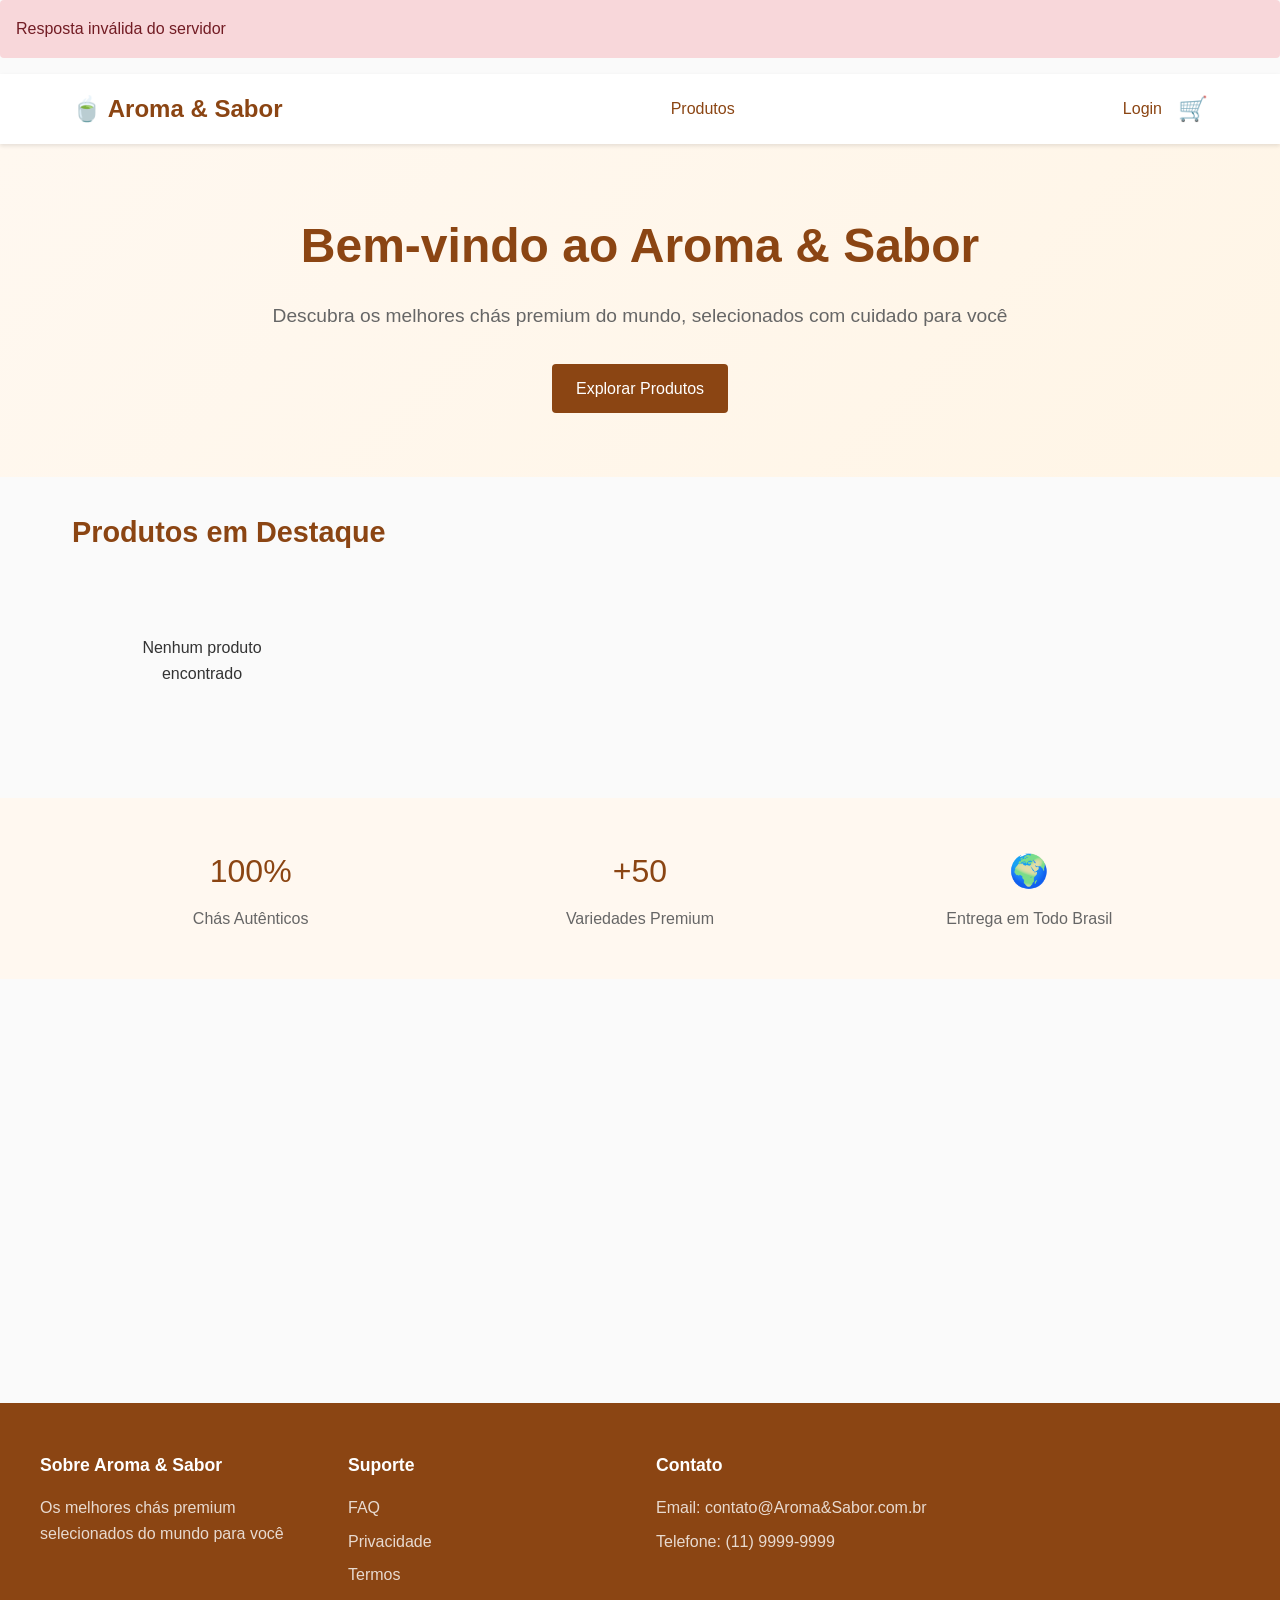
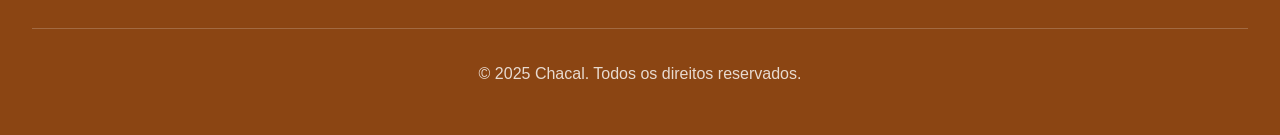
<file: public/index.html>
<!DOCTYPE html>
<html lang="pt-BR">
<head>
    <meta charset="UTF-8">
    <meta name="viewport" content="width=device-width, initial-scale=1.0">
    <title>Aroma & Sabor - E-commerce de Chás Premium</title>
    <link rel="stylesheet" href="../assets/css/style.css">
    <link rel="apple-touch-icon" sizes="180x180" href="/icon/apple-touch-icon.png">
    <link rel="icon" type="image/png" sizes="32x32" href="/icon/favicon-32x32.png">
    <link rel="icon" type="image/png" sizes="16x16" href="/icon/favicon-16x16.png">
    <link rel="manifest" href="/icon/site.webmanifest">
</head>
<body data-page="home">
    <!-- Header -->
    <header>
        <div class="header-container">
            <a href="index.html" class="logo">
                🍵 Aroma & Sabor
            </a>
            <nav>
                <a href="products.html">Produtos</a>
            </nav>
            <div class="header-actions">
                <a href="/public/cart.html" class="cart-icon">
                    🛒
                    <span class="cart-count" style="display: none;">0</span>
                </a>
            </div>
        </div>
    </header>

    <!-- Hero Section -->
    <section class="hero">
        <div class="container">
            <h1>Bem-vindo ao Aroma & Sabor</h1>
            <p>Descubra os melhores chás premium do mundo, selecionados com cuidado para você</p>
            <a href="products.html" class="btn btn-primary">Explorar Produtos</a>
        </div>
    </section>

    <!-- Produtos em Destaque -->
    <section class="container">
        <h2 style="color: var(--primary-color); margin: 2rem 0 1rem 0; font-size: 1.8rem;">Produtos em Destaque</h2>
        <div class="products-grid"></div>
    </section>

    <!-- Features -->
    <section style="background-color: var(--bg-light); padding: 3rem 2rem; margin: 3rem 0;">
        <div class="container">
            <div style="display: grid; grid-template-columns: repeat(3, 1fr); gap: 2rem; text-align: center;">
                <div>
                    <div style="font-size: 2rem; color: var(--primary-color); margin-bottom: 0.5rem;">100%</div>
                    <p style="color: var(--text-light);">Chás Autênticos</p>
                </div>
                <div>
                    <div style="font-size: 2rem; color: var(--primary-color); margin-bottom: 0.5rem;">+50</div>
                    <p style="color: var(--text-light);">Variedades Premium</p>
                </div>
                <div>
                    <div style="font-size: 2rem; color: var(--primary-color); margin-bottom: 0.5rem;">🌍</div>
                    <p style="color: var(--text-light);">Entrega em Todo Brasil</p>
                </div>
            </div>
        </div>
    </section>

    <!-- Footer -->
    <footer>
        <div class="footer-content">
            <div class="footer-section">
                <h3>Sobre Aroma & Sabor</h3>
                <p>Os melhores chás premium selecionados do mundo para você</p>
            </div>           
            <div class="footer-section">
                <h3>Suporte</h3>
                <a href="faq.html">FAQ</a>
                <a href="https://stripe.com/br/legal/privacy-center#which-stripe-entities-are-involved">Privacidade</a>
                <a href="https://enotas.com.br/blog/stripe/">Termos</a>
            </div>
            <div class="footer-section">
                <h3>Contato</h3>
                <p>Email: contato@Aroma&Sabor.com.br</p>
                <p>Telefone: (11) 9999-9999</p>
            </div>
        </div>
        <div class="footer-bottom">
            <p>&copy; 2025 Chacal. Todos os direitos reservados.</p>
        </div>
    </footer>

    <script src="../assets/js/app.js"></script>
</body>
</html>
</file>
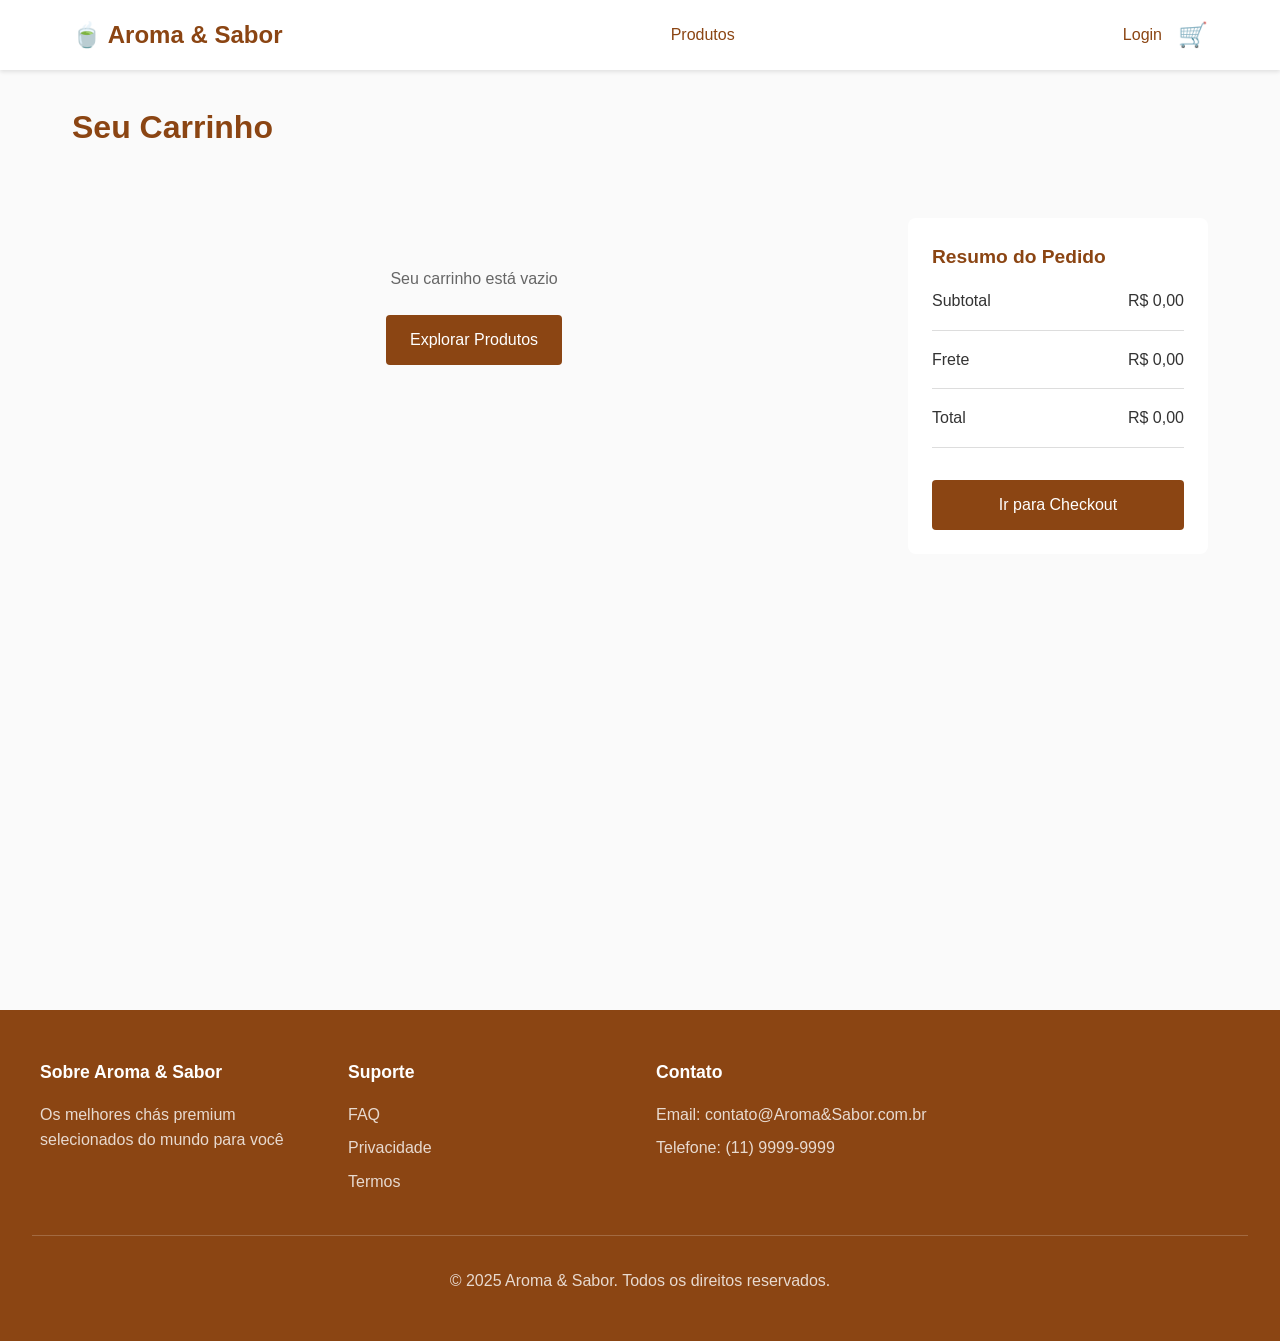
<file: public/cart.html>
<!DOCTYPE html>
<html lang="pt-BR">
<head>
    <meta charset="UTF-8">
    <meta name="viewport" content="width=device-width, initial-scale=1.0">
    <title>Carrinho - Aroma & Sabor</title>
    <link rel="stylesheet" href="../assets/css/style.css">
    <link rel="apple-touch-icon" sizes="180x180" href="/icon/apple-touch-icon.png">
    <link rel="icon" type="image/png" sizes="32x32" href="/icon/favicon-32x32.png">
    <link rel="icon" type="image/png" sizes="16x16" href="/icon/favicon-16x16.png">
    <link rel="manifest" href="/icon/site.webmanifest">
</head>
<body data-page="cart">
    <!-- Header -->
    <header>
        <div class="header-container">
            <a href="index.html" class="logo">
                🍵 Aroma & Sabor
            </a>
            <nav>
                <a href="products.html">Produtos</a>
                
            </nav>
            <div class="header-actions">
                <a href="cart.html" class="cart-icon">
                    🛒
                    <span class="cart-count" style="display: none;">0</span>
                </a>
            </div>
        </div>
    </header>

    <!-- Conteúdo Principal -->
    <div class="container">
        <h1 style="color: var(--primary-color); margin: 2rem 0;">Seu Carrinho</h1>
        
        <div class="cart-container">
            <div class="cart-items-container"></div>
            
            <div class="cart-summary"></div>
        </div>
    </div>

    <!-- Footer -->
    <footer>
        <div class="footer-content">
            <div class="footer-section">
                <h3>Sobre Aroma & Sabor</h3>
                <p>Os melhores chás premium selecionados do mundo para você</p>
            </div>
            <div class="footer-section">
                <h3>Suporte</h3>
                <a href="#faq">FAQ</a>
                <a href="#privacidade">Privacidade</a>
                <a href="#termos">Termos</a>
            </div>
            <div class="footer-section">
                <h3>Contato</h3>
                <p>Email: contato@Aroma&Sabor.com.br</p>
                <p>Telefone: (11) 9999-9999</p>
            </div>
        </div>
        <div class="footer-bottom">
            <p>&copy; 2025 Aroma & Sabor. Todos os direitos reservados.</p>
        </div>
    </footer>

    <script src="../assets/js/app.js"></script>
</body>
</html>
</file>
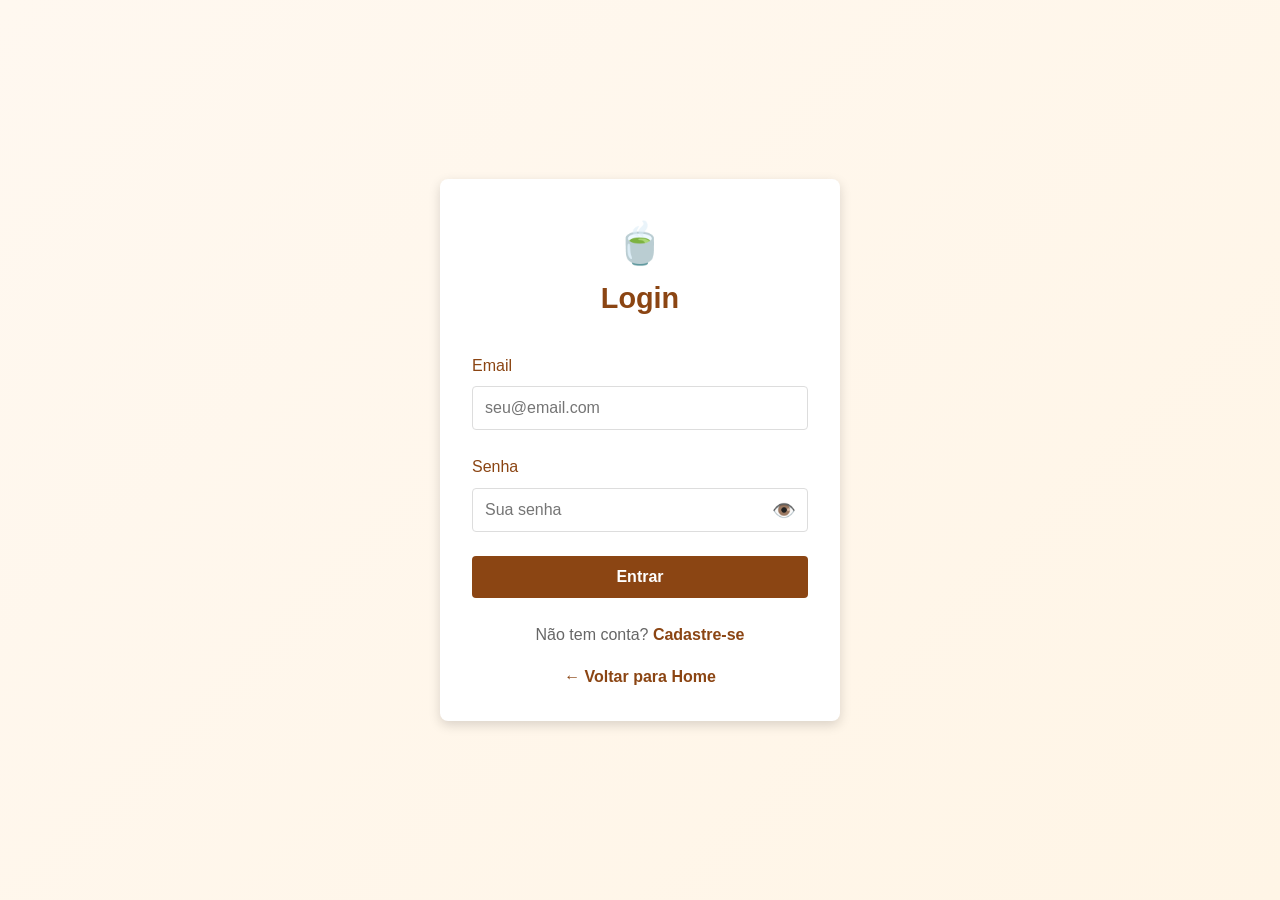
<file: public/checkout.html>
<!DOCTYPE html>
<html lang="pt-BR">
<head>
    <meta charset="UTF-8">
    <meta name="viewport" content="width=device-width, initial-scale=1.0">
    <title>Checkout - Aroma & Sabor</title>
    <link rel="stylesheet" href="../assets/css/style.css">
    <link rel="apple-touch-icon" sizes="180x180" href="/icon/apple-touch-icon.png">
    <link rel="icon" type="image/png" sizes="32x32" href="/icon/favicon-32x32.png">
    <link rel="icon" type="image/png" sizes="16x16" href="/icon/favicon-16x16.png">
    <link rel="manifest" href="/icon/site.webmanifest">
</head>
<body data-page="checkout">
    <!-- Header -->
    <header>
        <div class="header-container">
            <a href="index.html" class="logo">
                🍵 Aroma & Sabor
            </a>
            <nav>
                <a href="products.html">Produtos</a>
            </nav>
            <div class="header-actions">
                <a href="cart.html" class="cart-icon">
                    🛒
                    <span class="cart-count" style="display: none;">0</span>
                </a>
            </div>
        </div>
    </header>

    <!-- Conteúdo Principal -->
    <div class="container">
        <a href="cart.html" style="color: var(--primary-color); text-decoration: none; margin: 1rem 0; display: inline-block;">← Voltar para Carrinho</a>
        
        <h1 style="color: var(--primary-color); margin: 1rem 0;">Checkout</h1>

        <div class="cart-container">
            <!-- Formulário de Checkout -->
            <form class="checkout-form">
                <!-- Informações do Cliente -->
                <h2 style="color: var(--primary-color); margin-bottom: 1rem;">Informações do Cliente</h2>
                <div class="form-group">
                    <label>Nome</label>
                    <input type="text" id="checkoutName" placeholder="Seu nome" disabled>
                </div>
                <div class="form-group">
                    <label>Email</label>
                    <input type="email" id="checkoutEmail" placeholder="seu@email.com" disabled>
                </div>

                <!-- Endereço de Entrega -->
                <h2 style="color: var(--primary-color); margin: 2rem 0 1rem 0;">Endereço de Entrega</h2>
                <div class="form-group">
                    <label>Endereço Completo</label>
                    <textarea name="shipping_address" placeholder="Rua, número, complemento, cidade, estado, CEP" required></textarea>
                </div>

                <!-- Endereço de Cobrança -->
                <h2 style="color: var(--primary-color); margin: 2rem 0 1rem 0;">Endereço de Cobrança</h2>
                <div class="form-group">
                    <label>Endereço Completo</label>
                    <textarea name="billing_address" placeholder="Rua, número, complemento, cidade, estado, CEP" required></textarea>
                </div>

                <!-- Método de Pagamento -->
                <h2 style="color: var(--primary-color); margin: 2rem 0 1rem 0;">Método de Pagamento</h2>
                <div style="background-color: var(--bg-light); padding: 1rem; border-radius: 4px; margin-bottom: 2rem;">
                    <p style="color: var(--text-light); font-size: 0.9rem;">
                        Integração de pagamento com Stripe será implementada em breve. Por enquanto, você pode prosseguir com o pedido.
                    </p>
                </div>

                <button type="submit" class="btn btn-primary" style="width: 100%; padding: 1rem; font-size: 1.1rem;">
                    Confirmar Pedido
                </button>
            </form>

            <!-- Resumo do Pedido -->
            <div class="cart-summary"></div>
        </div>
    </div>

    <!-- Footer -->
    <footer>
        <div class="footer-content">
            <div class="footer-section">
                <h3>Sobre Aroma & Sabor</h3>
                <p>Os melhores chás premium selecionados do mundo para você</p>
            </div>
            <div class="footer-section">
                <h3>Suporte</h3>
                <a href="faq.html">FAQ</a>
                <a href="https://stripe.com/br/legal/privacy-center#which-stripe-entities-are-involved">Privacidade</a>
                <a href="https://enotas.com.br/blog/stripe/">Termos</a>
            </div>
            <div class="footer-section">
                <h3>Contato</h3>
                <p>Email: contato@Aroma&Sabor.com.br</p>
                <p>Telefone: (11) 9999-9999</p>
            </div>
        </div>
        <div class="footer-bottom">
            <p>&copy; 2025 Aroma & Sabor. Todos os direitos reservados.</p>
        </div>
    </footer>

    <script src="../assets/js/app.js"></script>
    <script>
        // Preencher dados do usuário logado
        document.addEventListener('DOMContentLoaded', () => {
            if (user.isLoggedIn()) {
                document.getElementById('checkoutName').value = user.data.name;
                document.getElementById('checkoutEmail').value = user.data.email;
            } else {
                // Redirecionar para login se não estiver logado
                showError('Você precisa estar logado para fazer um pedido');
                setTimeout(() => {
                    window.location.href = '/public/login.html';
                }, 1500);
            }
        });
    </script>
</body>
</html>
</file>
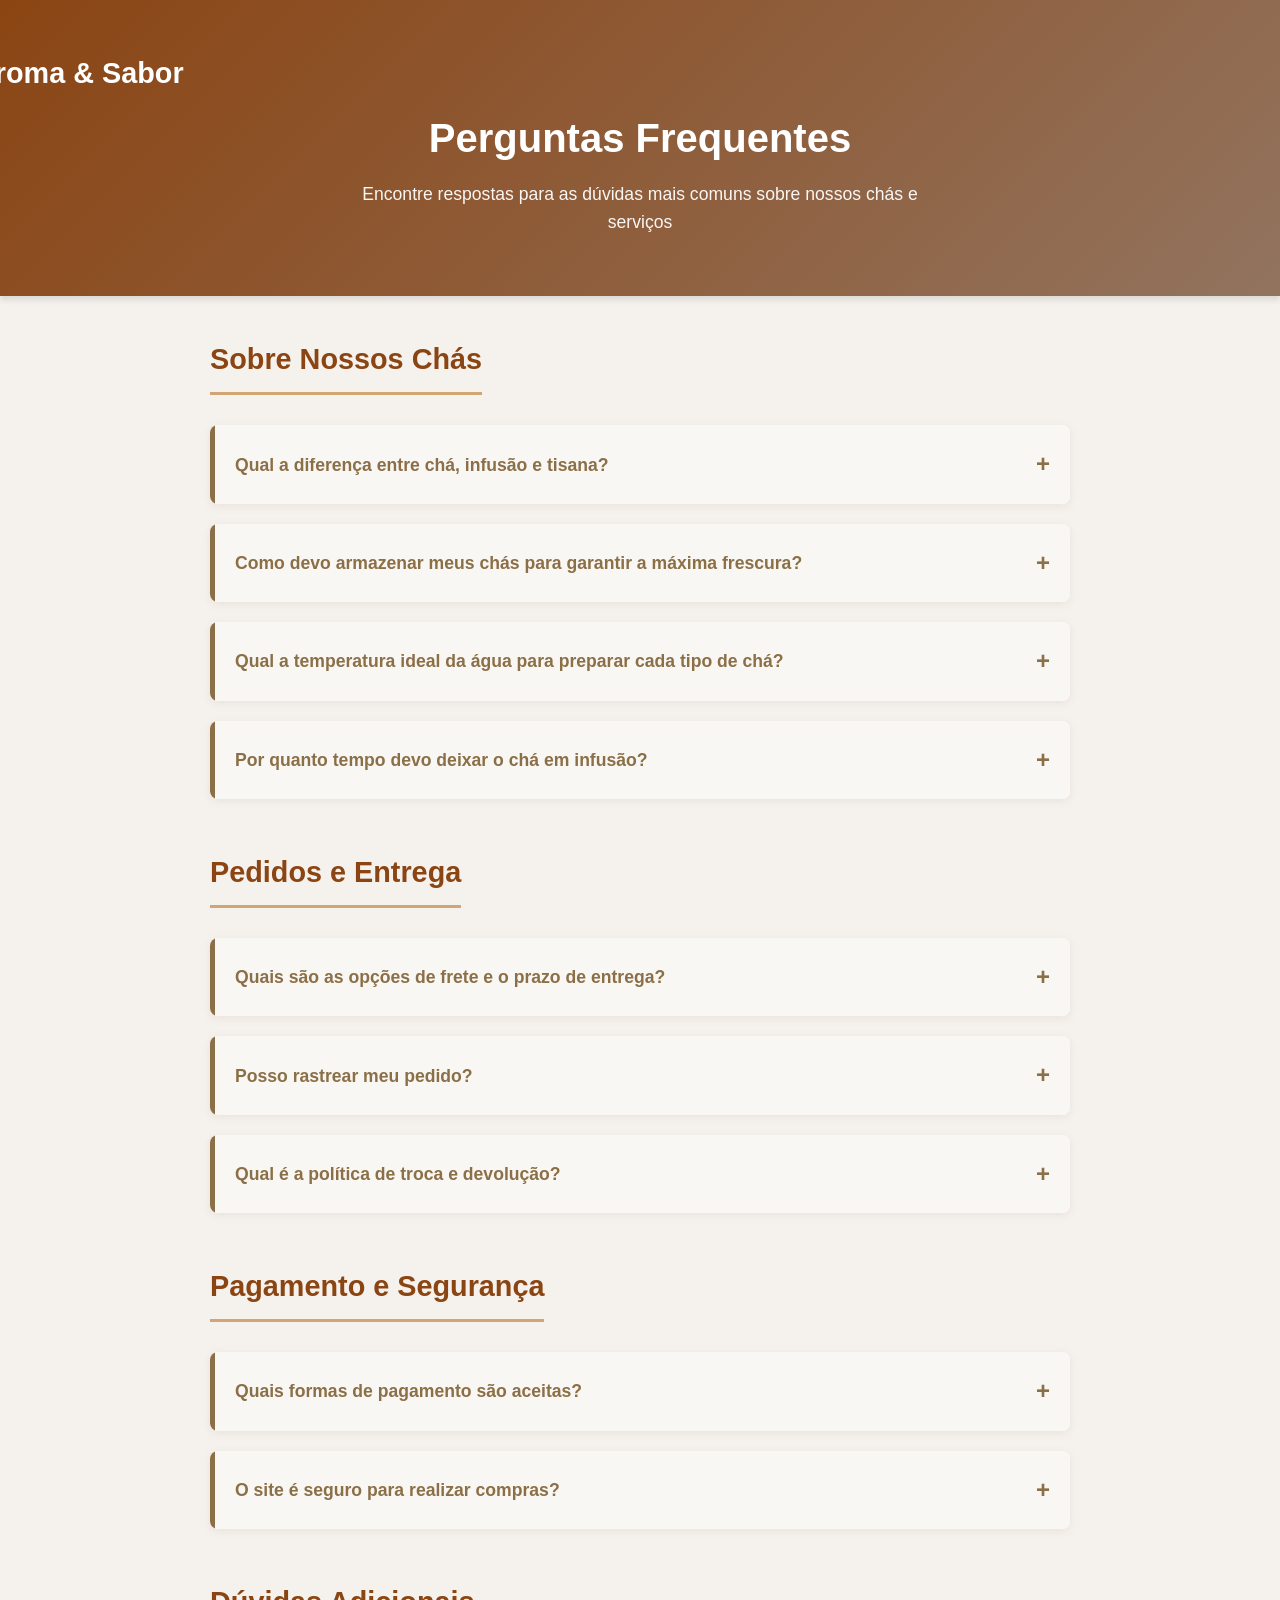
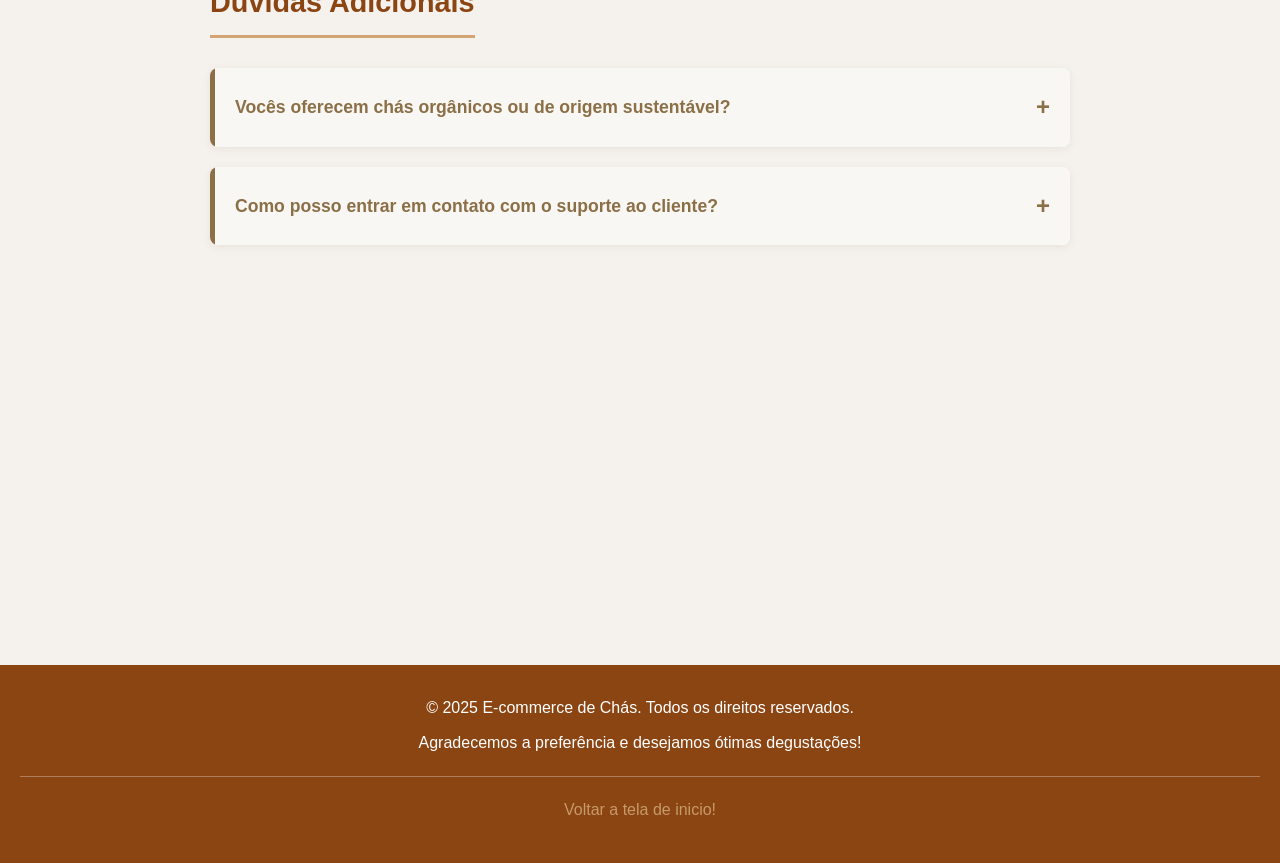
<file: public/faq.html>
<!DOCTYPE html>
<html lang="pt-BR">
<head>
    <meta charset="UTF-8">
    <meta name="viewport" content="width=device-width, initial-scale=1.0">
    <title>Perguntas Frequentes - E-commerce de Chás</title>
    <link rel="stylesheet" href="../assets/css/style.css">
    <link rel="apple-touch-icon" sizes="180x180" href="/icon/apple-touch-icon.png">
    <link rel="icon" type="image/png" sizes="32x32" href="/icon/favicon-32x32.png">
    <link rel="icon" type="image/png" sizes="16x16" href="/icon/favicon-16x16.png">
    <link rel="manifest" href="/icon/site.webmanifest">
   

    <style>
        * {
            margin: 0;
            padding: 0;
            box-sizing: border-box;
        }

        .logo1 {
            font-size: 1.8em;
            font-weight: bold;
            color: #ffffff;
            text-decoration: none;
            position: relative;
            top: -10px;
            left: -437pt;
            margin-bottom: 20px;

        }

        body {
            font-family: 'Segoe UI', Tahoma, Geneva, Verdana, sans-serif;
            background-color: #f5f1ed;
            color: #3d3d3d;
            line-height: 1.6;
        }

        header {
            background: linear-gradient(135deg, #8B4513 0%, #92735e 99%);
            color: #ffffff;
            padding: 60px 20px;
            text-align: center;
            box-shadow: 0 4px 6px rgba(0, 0, 0, 0.1);
            position: relative;
        }

        header h1 {
            font-size: 2.5em;
            margin-bottom: 10px;
            font-weight: 700;
        }

        header p {
            font-size: 1.1em;
            opacity: 0.95;
            max-width: 600px;
            margin: 0 auto;
        }

        .container {
            max-width: 900px;
            margin: 40px auto;
            padding: 0 20px;
        }

        .faq-section {
            margin-bottom: 50px;
        }

        .faq-section h2 {
            color: #8B4513;
            font-size: 1.8em;
            margin-bottom: 30px;
            padding-bottom: 10px;
            border-bottom: 3px solid #d4a574;
            display: inline-block;
        }

        .faq-item {
            background-color: #ffffff;
            margin-bottom: 20px;
            border-radius: 8px;
            box-shadow: 0 2px 8px rgba(139, 111, 71, 0.1);
            overflow: hidden;
            transition: all 0.3s ease;
        }

        .faq-item:hover {
            box-shadow: 0 4px 12px rgba(139, 111, 71, 0.2);
            transform: translateY(-2px);
        }

        .faq-question {
            background-color: #f9f7f4;
            padding: 20px;
            cursor: pointer;
            display: flex;
            justify-content: space-between;
            align-items: center;
            border-left: 5px solid #8b6f47;
            transition: background-color 0.3s ease;
        }

        .faq-question:hover {
            background-color: #f0ebe5;
        }

        .faq-question h3 {
            color: #8b6f47;
            font-size: 1.1em;
            font-weight: 600;
            margin: 0;
            flex: 1;
        }

        .faq-toggle {
            color: #8b6f47;
            font-size: 1.5em;
            font-weight: bold;
            margin-left: 20px;
            transition: transform 0.3s ease;
        }

        .faq-item.active .faq-toggle {
            transform: rotate(180deg);
        }

        .faq-answer {
            padding: 0 20px;
            max-height: 0;
            overflow: hidden;
            transition: max-height 0.3s ease, padding 0.3s ease;
            background-color: #ffffff;
        }

        .faq-item.active .faq-answer {
            max-height: 1000px;
            padding: 20px;
        }

        .faq-answer p {
            margin-bottom: 15px;
            color: #555555;
        }

        .faq-answer ul {
            margin-left: 20px;
            margin-bottom: 15px;
        }

        .faq-answer li {
            margin-bottom: 10px;
            color: #555555;
        }

        .faq-answer strong {
            color: #8b6f47;
        }

        table {
            width: 100%;
            border-collapse: collapse;
            margin: 20px 0;
            background-color: #faf8f5;
        }

        table th {
            background-color: #8b6f47;
            color: #ffffff;
            padding: 12px;
            text-align: left;
            font-weight: 600;
        }

        table td {
            padding: 12px;
            border-bottom: 1px solid #e8dfd7;
        }

        table tr:hover {
            background-color: #f0ebe5;
        }

        footer {
            background-color: #8B4513;
            color: #ffffff;
            text-align: center;
            padding: 30px 20px;
            margin-top: 60px;
        }

        footer p {
            margin-bottom: 10px;
        }

        .contact-info {
            margin-top: 20px;
            padding-top: 20px;
            border-top: 1px solid rgba(255, 255, 255, 0.3);
        }

        .contact-info a {
            color: #c79a69;
            text-decoration: none;
            transition: color 0.3s ease;
        }

        .contact-info a:hover {
            color: #ffffff;
        }

        @media (max-width: 768px) {
            header h1 {
                font-size: 1.8em;
            }

            .faq-section h2 {
                font-size: 1.4em;
            }

            .faq-question {
                flex-direction: column;
                align-items: flex-start;
            }

            .faq-toggle {
                margin-left: 0;
                margin-top: 10px;
                align-self: flex-end;
            }

            .container {
                margin: 20px auto;
            }
        }
    </style>
</head>
<body>
    <header>
        <a href="index.html" class="logo1">
                🍵 Aroma & Sabor
        </a>
        <h1>Perguntas Frequentes</h1>
        <p>Encontre respostas para as dúvidas mais comuns sobre nossos chás e serviços</p>
    </header>

    <div class="container">
        <!-- SEÇÃO: Sobre Nossos Chás -->
        <section class="faq-section">
            <h2>Sobre Nossos Chás</h2>

            <div class="faq-item">
                <div class="faq-question" onclick="toggleFAQ(this)">
                    <h3>Qual a diferença entre chá, infusão e tisana?</h3>
                    <span class="faq-toggle">+</span>
                </div>
                <div class="faq-answer">
                    <p>O termo <strong>chá</strong> (ou <em>Camellia sinensis</em>) refere-se estritamente às bebidas preparadas a partir das folhas da planta do chá. Isso inclui os chás verde, preto, branco, oolong e pu-erh. Já <strong>infusão</strong> e <strong>tisana</strong> são termos mais amplos que descrevem bebidas feitas a partir da imersão de frutas, flores, ervas ou especiarias em água quente, como o chá de camomila ou hortelã.</p>
                </div>
            </div>

            <div class="faq-item">
                <div class="faq-question" onclick="toggleFAQ(this)">
                    <h3>Como devo armazenar meus chás para garantir a máxima frescura?</h3>
                    <span class="faq-toggle">+</span>
                </div>
                <div class="faq-answer">
                    <p>Para preservar o sabor e o aroma, o chá deve ser armazenado em um recipiente <strong>hermético</strong>, longe da luz, calor, umidade e odores fortes. A cozinha, por ser um local com variações de temperatura e umidade, não é o ideal. Recomendamos um armário fresco e escuro.</p>
                </div>
            </div>

            <div class="faq-item">
                <div class="faq-question" onclick="toggleFAQ(this)">
                    <h3>Qual a temperatura ideal da água para preparar cada tipo de chá?</h3>
                    <span class="faq-toggle">+</span>
                </div>
                <div class="faq-answer">
                    <p>A temperatura da água é crucial para evitar queimar as folhas e extrair o melhor sabor:</p>
                    <table>
                        <thead>
                            <tr>
                                <th>Tipo de Chá</th>
                                <th>Temperatura Recomendada</th>
                            </tr>
                        </thead>
                        <tbody>
                            <tr>
                                <td>Chá Branco e Verde</td>
                                <td>70°C a 80°C</td>
                            </tr>
                            <tr>
                                <td>Chá Oolong</td>
                                <td>80°C a 90°C</td>
                            </tr>
                            <tr>
                                <td>Chá Preto e Pu-erh</td>
                                <td>95°C a 100°C (ponto de fervura)</td>
                            </tr>
                            <tr>
                                <td>Infusões/Tisanas</td>
                                <td>100°C (ponto de fervura)</td>
                            </tr>
                        </tbody>
                    </table>
                </div>
            </div>

            <div class="faq-item">
                <div class="faq-question" onclick="toggleFAQ(this)">
                    <h3>Por quanto tempo devo deixar o chá em infusão?</h3>
                    <span class="faq-toggle">+</span>
                </div>
                <div class="faq-answer">
                    <p>O tempo de infusão varia de acordo com o tipo de chá e sua preferência pessoal. Como regra geral:</p>
                    <ul>
                        <li><strong>Chá Verde e Branco:</strong> 1 a 3 minutos</li>
                        <li><strong>Chá Oolong:</strong> 3 a 5 minutos</li>
                        <li><strong>Chá Preto e Pu-erh:</strong> 3 a 5 minutos</li>
                        <li><strong>Infusões/Tisanas:</strong> 5 a 7 minutos</li>
                    </ul>
                    <p>Recomendamos experimentar para encontrar o tempo perfeito para o seu paladar.</p>
                </div>
            </div>
        </section>

        <!-- SEÇÃO: Pedidos e Entrega -->
        <section class="faq-section">
            <h2>Pedidos e Entrega</h2>

            <div class="faq-item">
                <div class="faq-question" onclick="toggleFAQ(this)">
                    <h3>Quais são as opções de frete e o prazo de entrega?</h3>
                    <span class="faq-toggle">+</span>
                </div>
                <div class="faq-answer">
                    <p>Oferecemos diversas opções de frete, incluindo PAC, Sedex e transportadoras parceiras. O prazo de entrega e o custo são calculados automaticamente na página do carrinho, após você inserir o seu CEP. O prazo começa a contar a partir da confirmação do pagamento.</p>
                </div>
            </div>

            <div class="faq-item">
                <div class="faq-question" onclick="toggleFAQ(this)">
                    <h3>Posso rastrear meu pedido?</h3>
                    <span class="faq-toggle">+</span>
                </div>
                <div class="faq-answer">
                    <p>Sim, com certeza! Assim que seu pedido for despachado, você receberá um e-mail com o código de rastreamento e o link direto para acompanhar a entrega no site da transportadora ou dos Correios.</p>
                </div>
            </div>

            <div class="faq-item">
                <div class="faq-question" onclick="toggleFAQ(this)">
                    <h3>Qual é a política de troca e devolução?</h3>
                    <span class="faq-toggle">+</span>
                </div>
                <div class="faq-answer">
                    <p>Prezamos pela sua satisfação. Aceitamos trocas ou devoluções em até <strong>7 dias corridos</strong> após o recebimento do produto, conforme o Código de Defesa do Consumidor, desde que o produto esteja lacrado e em sua embalagem original. Para iniciar o processo, entre em contato com nosso Serviço de Atendimento ao Cliente (SAC).</p>
                </div>
            </div>
        </section>

        <!-- SEÇÃO: Pagamento e Segurança -->
        <section class="faq-section">
            <h2>Pagamento e Segurança</h2>

            <div class="faq-item">
                <div class="faq-question" onclick="toggleFAQ(this)">
                    <h3>Quais formas de pagamento são aceitas?</h3>
                    <span class="faq-toggle">+</span>
                </div>
                <div class="faq-answer">
                    <p>Aceitamos as principais bandeiras de cartão de crédito (parcelamento em até 12 vezes sem juros), boleto bancário e PIX. O pagamento via PIX geralmente tem a confirmação mais rápida.</p>
                </div>
            </div>

            <div class="faq-item">
                <div class="faq-question" onclick="toggleFAQ(this)">
                    <h3>O site é seguro para realizar compras?</h3>
                    <span class="faq-toggle">+</span>
                </div>
                <div class="faq-answer">
                    <p>Sim, nosso e-commerce utiliza tecnologia de criptografia SSL (Secure Socket Layer) para proteger todas as suas informações pessoais e de pagamento. Seus dados são confidenciais e não são compartilhados.</p>
                </div>
            </div>
        </section>

        <!-- SEÇÃO: Dúvidas Adicionais -->
        <section class="faq-section">
            <h2>Dúvidas Adicionais</h2>

            <div class="faq-item">
                <div class="faq-question" onclick="toggleFAQ(this)">
                    <h3>Vocês oferecem chás orgânicos ou de origem sustentável?</h3>
                    <span class="faq-toggle">+</span>
                </div>
                <div class="faq-answer">
                    <p>Sim, temos uma seção dedicada a chás orgânicos e trabalhamos com fornecedores que possuem certificações de sustentabilidade e práticas de comércio justo. Você pode filtrar os produtos por essas categorias em nossa loja.</p>
                </div>
            </div>

            <div class="faq-item">
                <div class="faq-question" onclick="toggleFAQ(this)">
                    <h3>Como posso entrar em contato com o suporte ao cliente?</h3>
                    <span class="faq-toggle">+</span>
                </div>
                <div class="faq-answer">
                    <p>Nossa equipe de suporte está disponível de segunda a sexta-feira, das 9h às 18h (Horário de Brasília). Você pode nos contatar por:</p>
                    <ul>
                        <li><strong>E-mail:</strong> <a href="https://www.youtube.com/watch?v=dQw4w9WgXcQ&list=RDdQw4w9WgXcQ&start_radio=1">contato@Aroma&Sabor.com.br</a></li>
                        <li><strong>Telefone/WhatsApp:</strong> (11) 999999-9999</li>

                    </ul>
                </div>
            </div>
        </section>
    </div>

    <footer>
        <p>&copy; 2025 E-commerce de Chás. Todos os direitos reservados.</p>
        <p>Agradecemos a preferência e desejamos ótimas degustações!</p>
        <div class="contact-info">
            <p><a href="index.html"> Voltar a tela de inicio!  </a></p>
        </div>
    </footer>

    <script>
        function toggleFAQ(element) {
            const faqItem = element.parentElement;
            faqItem.classList.toggle('active');
        }
    </script>
</body>
</html>
</file>
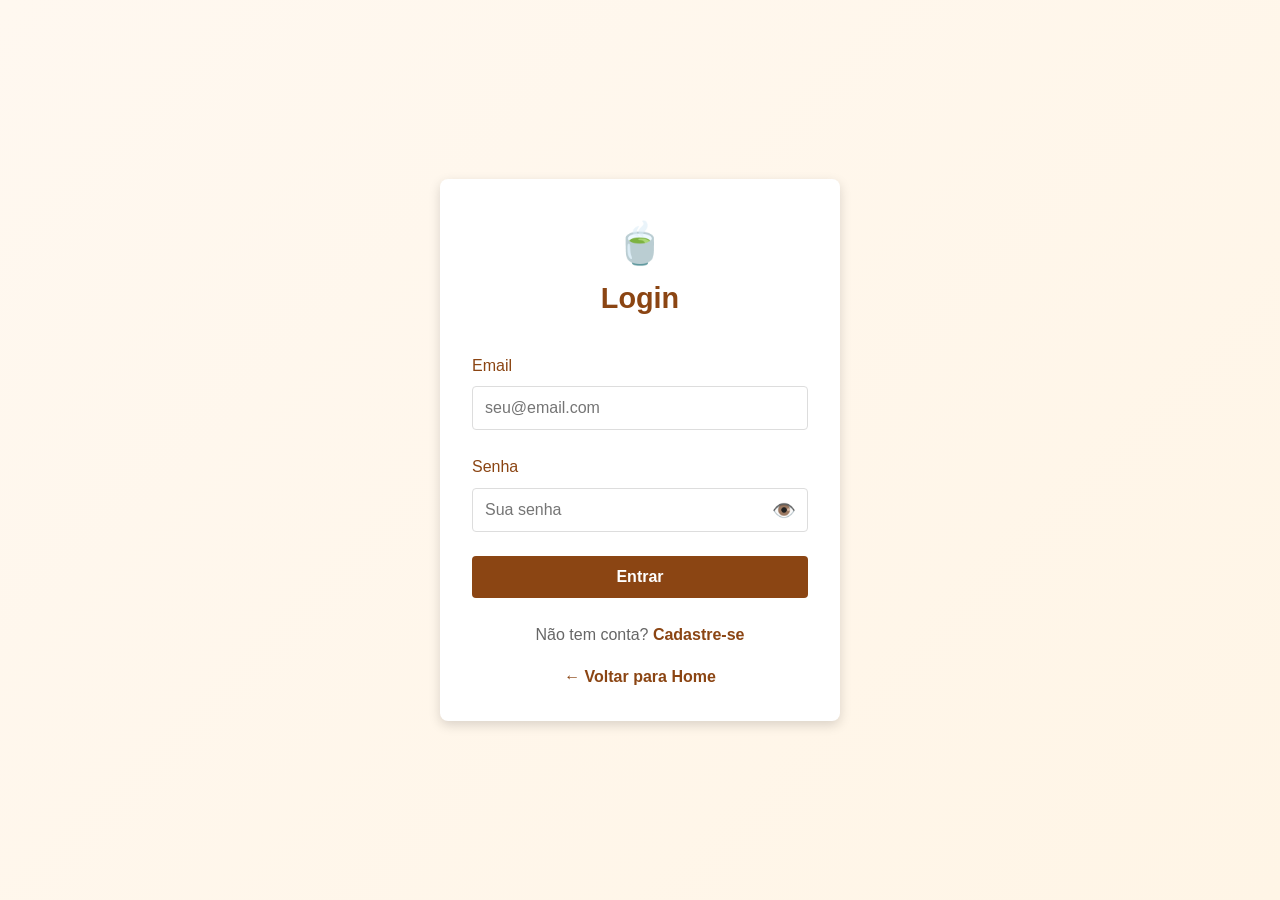
<file: public/login.html>
<!DOCTYPE html>
<html lang="pt-BR">
<head>
    <meta charset="UTF-8">
    <meta name="viewport" content="width=device-width, initial-scale=1.0">
    <title>Login - Aroma & Sabor</title>
    <link rel="stylesheet" href="../assets/css/style.css">
    <link rel="apple-touch-icon" sizes="180x180" href="/icon/apple-touch-icon.png">
    <link rel="icon" type="image/png" sizes="32x32" href="/icon/favicon-32x32.png">
    <link rel="icon" type="image/png" sizes="16x16" href="/icon/favicon-16x16.png">
    <link rel="manifest" href="/icon/site.webmanifest">
    <style>

        .logo1 {
            font-size: 2.5rem;
            text-decoration: none;
            color: var(--primary-color);
            font-weight: bold;
            display: block;
            text-align: center;
        }

        .auth-container {
            min-height: 100vh;
            display: flex;
            align-items: center;
            justify-content: center;
            background: linear-gradient(135deg, var(--bg-light) 0%, #FFF5E6 100%);
            padding: 2rem;
        }

        .auth-box {
            background: white;
            padding: 2rem;
            border-radius: 8px;
            box-shadow: 0 4px 12px rgba(0,0,0,0.15);
            width: 100%;
            max-width: 400px;
        }

        .auth-box h1 {
            color: var(--primary-color);
            text-align: center;
            margin-bottom: 2rem;
            font-size: 1.8rem;
        }

        .auth-box .logo {
            text-align: center;
            font-size: 3rem;
            margin-bottom: 1rem;
        }

        .form-group {
            margin-bottom: 1.5rem;
        }

        .form-group label {
            display: block;
            margin-bottom: 0.5rem;
            color: var(--primary-color);
            font-weight: 500;
        }

        .form-group input {
            width: 100%;
            padding: 0.75rem;
            border: 1px solid var(--border-color);
            border-radius: 4px;
            font-family: inherit;
            font-size: 1rem;
        }

        .form-group input:focus {
            outline: none;
            border-color: var(--primary-color);
            box-shadow: 0 0 0 3px rgba(139, 69, 19, 0.1);
        }

        .btn-submit {
            width: 100%;
            padding: 0.75rem;
            background-color: var(--primary-color);
            color: white;
            border: none;
            border-radius: 4px;
            font-size: 1rem;
            font-weight: bold;
            cursor: pointer;
            transition: background-color 0.3s;
        }

        .btn-submit:hover {
            background-color: var(--primary-dark);
        }

        .btn-submit:disabled {
            background-color: #CCC;
            cursor: not-allowed;
        }

        .auth-link {
            text-align: center;
            margin-top: 1.5rem;
            color: var(--text-light);
        }

        .auth-link a {
            color: var(--primary-color);
            text-decoration: none;
            font-weight: bold;
        }

        .auth-link a:hover {
            text-decoration: underline;
        }

        .error-message {
            background-color: #F8D7DA;
            color: #721C24;
            padding: 0.75rem;
            border-radius: 4px;
            margin-bottom: 1rem;
            display: none;
        }

        .success-message {
            background-color: #D4EDDA;
            color: #155724;
            padding: 0.75rem;
            border-radius: 4px;
            margin-bottom: 1rem;
            display: none;
        }

        .loading {
            display: none;
            text-align: center;
            color: var(--primary-color);
        }

        .spinner-small {
            border: 3px solid var(--bg-light);
            border-top: 3px solid var(--primary-color);
            border-radius: 50%;
            width: 20px;
            height: 20px;
            animation: spin 1s linear infinite;
            display: inline-block;
            margin-right: 0.5rem;
        }

        @keyframes spin {
            0% { transform: rotate(0deg); }
            100% { transform: rotate(360deg); }
        }

        .password-toggle {
            position: relative;
        }

        .password-toggle input {
            padding-right: 2.5rem;
        }

        .password-toggle button {
            position: absolute;
            right: 0.75rem;
            top: 50%;
            transform: translateY(-50%);
            background: none;
            border: none;
            cursor: pointer;
            color: var(--text-light);
            font-size: 1.2rem;
        }
    </style>
</head>
<body>
    <div class="auth-container">
        <div class="auth-box">
            <div class="logo1">🍵</div>
            <h1 id="title">Login</h1>

            <div class="error-message" id="errorMessage"></div>
            <div class="success-message" id="successMessage"></div>

            <form id="authForm">
                <!-- Campo de Nome (apenas cadastro) -->
                <div class="form-group" id="nameGroup" style="display: none;">
                    <label for="name">Nome Completo</label>
                    <input type="text" id="name" name="name" placeholder="Seu nome completo">
                </div>

                <!-- Email -->
                <div class="form-group">
                    <label for="email">Email</label>
                    <input type="email" id="email" name="email" placeholder="seu@email.com" required>
                </div>

                <!-- Senha -->
                <div class="form-group">
                    <label for="password">Senha</label>
                    <div class="password-toggle">
                        <input type="password" id="password" name="password" placeholder="Sua senha" required>
                        <button type="button" onclick="togglePassword()">👁️</button>
                    </div>
                </div>

                <!-- Confirmar Senha (apenas cadastro) -->
                <div class="form-group" id="confirmPasswordGroup" style="display: none;">
                    <label for="confirmPassword">Confirmar Senha</label>
                    <div class="password-toggle">
                        <input type="password" id="confirmPassword" name="confirmPassword" placeholder="Confirme sua senha">
                        <button type="button" onclick="toggleConfirmPassword()">👁️</button>
                    </div>
                </div>

                <div class="loading" id="loading">
                    <div class="spinner-small"></div>
                    <span>Aguarde...</span>
                </div>

                <button type="submit" class="btn-submit" id="submitBtn">Entrar</button>
            </form>

            <div class="auth-link">
                <span id="toggleText">Não tem conta? </span>
                <a href="#" onclick="toggleAuthMode(event)">
                    <span id="toggleLink">Cadastre-se</span>
                </a>
            </div>

            <div class="auth-link" style="margin-top: 1rem;">
                <a href="index.html">← Voltar para Home</a>
            </div>
        </div>
    </div>

    <script>
        let isLoginMode = true;

        function togglePassword() {
            const input = document.getElementById('password');
            input.type = input.type === 'password' ? 'text' : 'password';
        }

        function toggleConfirmPassword() {
            const input = document.getElementById('confirmPassword');
            input.type = input.type === 'password' ? 'text' : 'password';
        }

        function toggleAuthMode(e) {
            e.preventDefault();
            isLoginMode = !isLoginMode;

            const title = document.getElementById('title');
            const nameGroup = document.getElementById('nameGroup');
            const confirmPasswordGroup = document.getElementById('confirmPasswordGroup');
            const nameInput = document.getElementById('name');
            const confirmPasswordInput = document.getElementById('confirmPassword');
            const submitBtn = document.getElementById('submitBtn');
            const toggleText = document.getElementById('toggleText');
            const toggleLink = document.getElementById('toggleLink');
            const form = document.getElementById('authForm');

            if (isLoginMode) {
                title.textContent = 'Login';
                nameGroup.style.display = 'none';
                confirmPasswordGroup.style.display = 'none';
                submitBtn.textContent = 'Entrar';
                toggleText.textContent = 'Não tem conta? ';
                toggleLink.textContent = 'Cadastre-se';
                nameInput.removeAttribute('required');
                confirmPasswordInput.removeAttribute('required');
            } else {
                title.textContent = 'Cadastro';
                nameGroup.style.display = 'block';
                confirmPasswordGroup.style.display = 'block';
                submitBtn.textContent = 'Cadastrar';
                toggleText.textContent = 'Já tem conta? ';
                toggleLink.textContent = 'Faça login';
                nameInput.setAttribute('required', 'required');
                confirmPasswordInput.setAttribute('required', 'required');
            }

            form.reset();
            clearMessages();
        }

        function clearMessages() {
            document.getElementById('errorMessage').style.display = 'none';
            document.getElementById('successMessage').style.display = 'none';
        }

        function showError(message) {
            const errorDiv = document.getElementById('errorMessage');
            errorDiv.textContent = message;
            errorDiv.style.display = 'block';
        }

        function showSuccess(message) {
            const successDiv = document.getElementById('successMessage');
            successDiv.textContent = message;
            successDiv.style.display = 'block';
        }

        document.getElementById('authForm').addEventListener('submit', async (e) => {
            e.preventDefault();

            clearMessages();
            const loading = document.getElementById('loading');
            const submitBtn = document.getElementById('submitBtn');

            loading.style.display = 'block';
            submitBtn.disabled = true;

            try {
                const email = document.getElementById('email').value;
                const password = document.getElementById('password').value;
                const name = document.getElementById('name').value;
                const confirmPassword = document.getElementById('confirmPassword').value;

                let action = isLoginMode ? 'login' : 'register';
                let body = { email, password };

                if (!isLoginMode) {
                    body.name = name;
                    body.confirmPassword = confirmPassword;
                }

                const response = await fetch(`/api/auth.php?action=${action}`, {
                    method: 'POST',
                    headers: {
                        'Content-Type': 'application/json'
                    },
                    body: JSON.stringify(body)
                });

                const data = await response.json();

                if (data.success) {
                    showSuccess(data.message);
                    
                    // Salvar dados do usuário no localStorage
                    localStorage.setItem('user', JSON.stringify(data.user));
                    
                    // Redirecionar após 1.5 segundos
                    setTimeout(() => {
                        window.location.href = '/public/index.html';
                    }, 1500);
                } else {
                    showError(data.error || 'Erro ao processar requisição');
                }
            } catch (error) {
                showError('Erro ao conectar com o servidor');
                console.error(error);
            } finally {
                loading.style.display = 'none';
                submitBtn.disabled = false;
            }
        });
    </script>
</body>
</html>
</file>
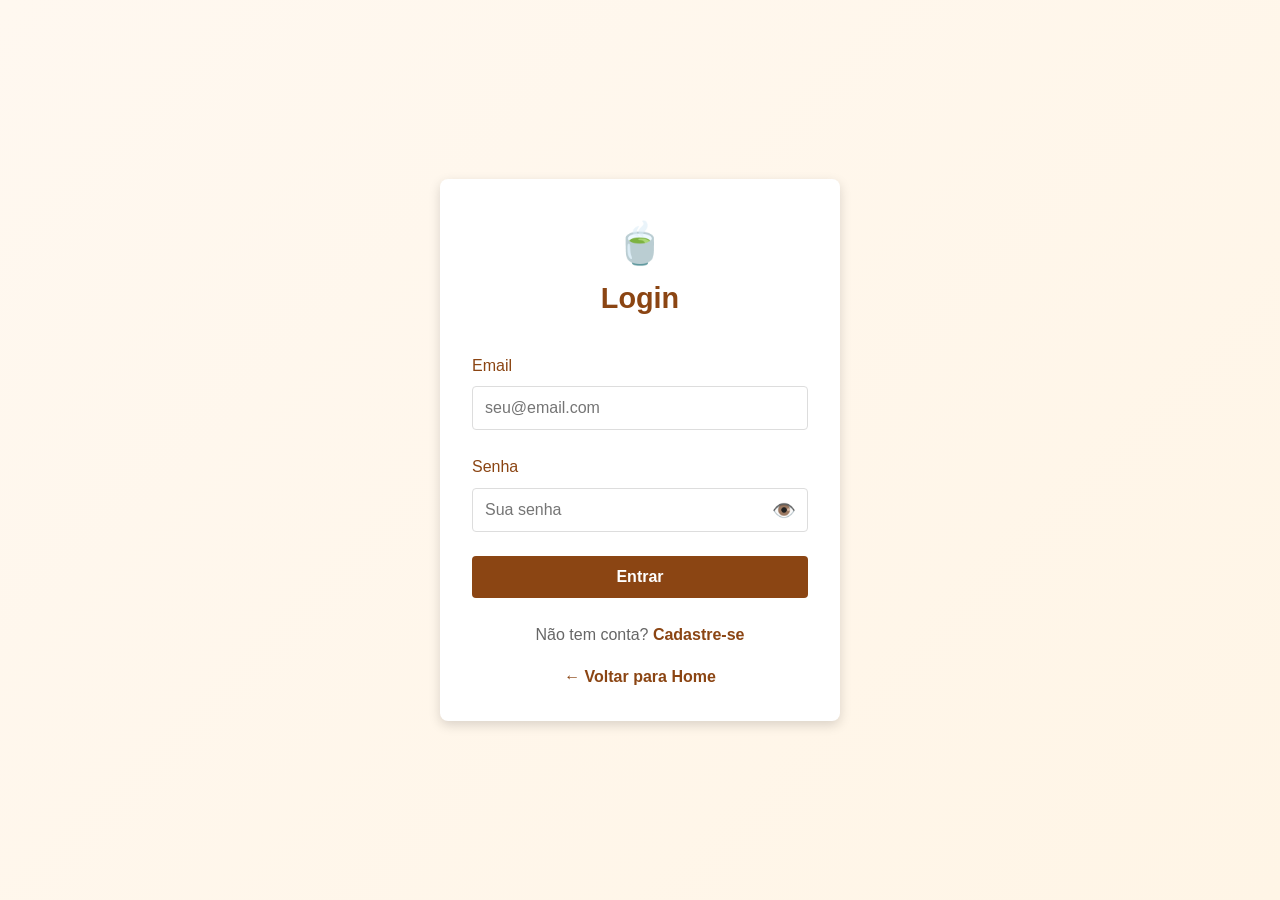
<file: public/pedidos.html>
<!DOCTYPE html>
<html lang="pt-BR">
<head>
    <meta charset="UTF-8">
    <meta name="viewport" content="width=device-width, initial-scale=1.0">
    <title>Meus Pedidos - Aroma & Sabor</title>
    <link rel="stylesheet" href="../assets/css/style.css">
    <link rel="apple-touch-icon" sizes="180x180" href="/icon/apple-touch-icon.png">
    <link rel="icon" type="image/png" sizes="32x32" href="/icon/favicon-32x32.png">
    <link rel="icon" type="image/png" sizes="16x16" href="/icon/favicon-16x16.png">
    <link rel="manifest" href="/icon/site.webmanifest">
</head>
<body>
    <!-- Header -->
    <header class="header">
        <div class="container">
            <div class="logo">
                <h1 href="index.html">🍵 Aroma & Sabor</h1>
            </div>
            <nav class="nav">
                <a href="index.html">Home</a>
                <a href="products.html">Produtos</a>
            </nav>
            <div class="header-actions">
                <a href="cart.html" class="cart-icon">
                    🛒
                    <span class="cart-count" style="display: none;">0</span>
                </a>
            </div>
        </div>
    </header>

    <!-- Main Content -->
    <main class="container">
        <div class="orders-container">
            <div class="orders-header">
                <h1>📦 Meus Pedidos</h1>
                <div class="user-info">
                    <span id="userName">Usuário</span>
                    <button id="logoutBtn" class="btn btn-secondary" style="margin-left: 1rem;">Sair</button>
                </div>
            </div>

            <!-- Loading -->
            <div id="loadingOrders" class="loading" style="display: none;">
                <p>Carregando pedidos...</p>
            </div>

            <!-- No Orders -->
            <div id="noOrders" class="no-orders" style="display: none;">
                <div class="empty-state">
                    <p>📭 Você ainda não fez nenhum pedido</p>
                    <a href="products.html" class="btn btn-primary">Começar a Comprar</a>
                </div>
            </div>

            <!-- Orders List -->
            <div id="ordersList" class="orders-list"></div>
        </div>
    </main>

    <!-- Footer -->
    <footer class="footer3">
        <div class="container">
            <div class="footer-content">
                <div class="footer-section">
                    <h3>Sobre Aroma & Sabor</h3>
                    <p>Oferecemos os melhores chás premium do mundo.</p>
                </div>
                <div class="footer-section">
                    <h3>Contato</h3>
                    <p>Email: contato@chacal.com</p>
                    <p>Telefone: (11) 9999-9999</p>
                </div>
            </div>
            <div class="footer-bottom">
                <p>&copy; 2025 Aroma & Sabor. Todos os direitos reservados.</p>
            </div>
        </div>
    </footer>

    <script src="../assets/js/app.js"></script>
    <script>
        // Verificar se o usuário está logado
        function checkLogin() {
            const userData = localStorage.getItem('user');
            if (!userData) {
                window.location.href = 'login.html';
                return;
            }
            
            const user = JSON.parse(userData);
            document.getElementById('userName').textContent = user.name || 'Usuário';
            
            loadOrders(user.id);
        }

        // Carregar pedidos do usuário
        async function loadOrders(userId) {
            const loadingDiv = document.getElementById('loadingOrders');
            const noOrdersDiv = document.getElementById('noOrders');
            const ordersListDiv = document.getElementById('ordersList');
            
            loadingDiv.style.display = 'block';
            ordersListDiv.innerHTML = '';
            noOrdersDiv.style.display = 'none';
            
            try {
                const response = await fetch(`/api/orders.php?action=list&user_id=${userId}`);
                const data = await response.json();
                
                loadingDiv.style.display = 'none';
                
                if (data.success && data.orders && data.orders.length > 0) {
                    displayOrders(data.orders);
                } else {
                    noOrdersDiv.style.display = 'block';
                }
            } catch (error) {
                console.error('Erro ao carregar pedidos:', error);
                loadingDiv.style.display = 'none';
                noOrdersDiv.style.display = 'block';
            }
        }

        // Exibir pedidos na tela
        function displayOrders(orders) {
            const ordersListDiv = document.getElementById('ordersList');
            
            ordersListDiv.innerHTML = orders.map(order => `
                <div class="order-card">
                    <div class="order-header">
                        <div class="order-info">
                            <h3>Pedido #${order.id}</h3>
                            <p class="order-date">${new Date(order.created_at).toLocaleDateString('pt-BR')}</p>
                        </div>
                        <div class="order-status status-${order.status}">
                            ${getStatusLabel(order.status)}
                        </div>
                    </div>
                    
                    <div class="order-items">
                        <h4>Itens do Pedido:</h4>
                        <div class="items-list">
                            ${JSON.parse(order.items || '[]').map(item => `
                                <div class="item-row">
                                    <span>${item.name}</span>
                                    <span>${item.quantity}x</span>
                                    <span>R$ ${parseFloat(item.price).toFixed(2).replace('.', ',')}</span>
                                </div>
                            `).join('')}
                        </div>
                    </div>
                    
                    <div class="order-footer">
                        <div class="order-total">
                            <strong>Total:</strong>
                            <strong>R$ ${parseFloat(order.total_price).toFixed(2).replace('.', ',')}</strong>
                        </div>
                        <div class="order-address">
                            <p><strong>Endereço de Entrega:</strong></p>
                            <p>${order.shipping_address || 'Não informado'}</p>
                        </div>
                    </div>
                </div>
            `).join('');
        }

        // Obter label do status
        function getStatusLabel(status) {
            const labels = {
                'pending': '⏳ Pendente',
                'processing': '🔄 Processando',
                'shipped': '📦 Enviado',
                'completed': '✅ Entregue',
                'cancelled': '❌ Cancelado'
            };
            return labels[status] || status;
        }

        // Logout
        document.getElementById('logoutBtn').addEventListener('click', () => {
            localStorage.removeItem('user');
            window.location.href = '/public/login.html';
        });

        // Carregar ao iniciar
        document.addEventListener('DOMContentLoaded', checkLogin);
    </script>
</body>
</html>
</file>
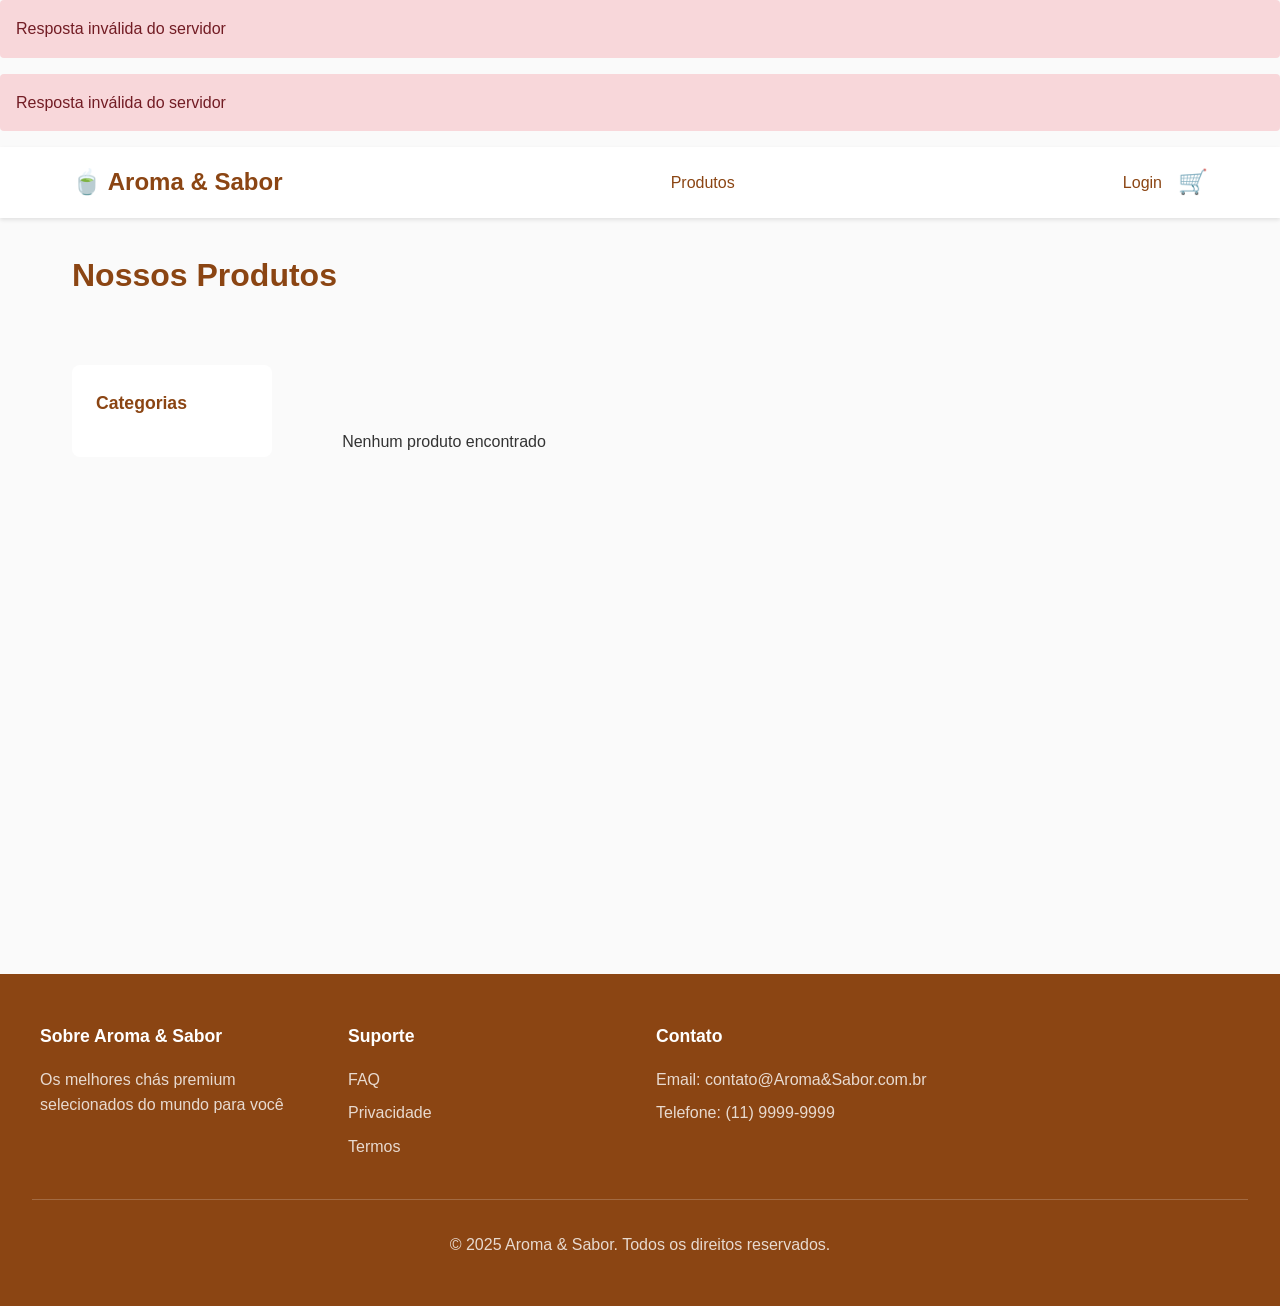
<file: public/products.html>
<!DOCTYPE html>
<html lang="pt-BR">
<head>
    <meta charset="UTF-8">
    <meta name="viewport" content="width=device-width, initial-scale=1.0">
    <title>Produtos - Aroma & Sabor</title>
    <link rel="stylesheet" href="../assets/css/style.css">
    <link rel="apple-touch-icon" sizes="180x180" href="/icon/apple-touch-icon.png">
    <link rel="icon" type="image/png" sizes="32x32" href="/icon/favicon-32x32.png">
    <link rel="icon" type="image/png" sizes="16x16" href="/icon/favicon-16x16.png">
    <link rel="manifest" href="/icon/site.webmanifest">
</head>
<body data-page="products">
    <!-- Header -->
    <header>
        <div class="header-container">
            <a href="index.html" class="logo">
                🍵 Aroma & Sabor
            </a>
            <nav>
                <a href="products.html">Produtos</a>
            </nav>
            <div class="header-actions">
                <a href="cart.html" class="cart-icon">
                    🛒
                    <span class="cart-count" style="display: none;">0</span>
                </a>
            </div>
        </div>
    </header>

    <!-- Conteúdo Principal -->
    <div class="container">
        <h1 style="color: var(--primary-color); margin: 2rem 0;">Nossos Produtos</h1>
        
        <div class="products-page">
            <!-- Filtros -->
            <aside class="filters">
                <div class="filter-group">
                    <h3>Categorias</h3>
                    <!-- Será preenchido por JavaScript -->
                </div>
            </aside>

            <!-- Grid de Produtos -->
            <main>
                <div class="products-grid"></div>
            </main>
        </div>
    </div>

    <!-- Footer -->
    <footer>
        <div class="footer-content">
            <div class="footer-section">
                <h3>Sobre Aroma & Sabor</h3>
                <p>Os melhores chás premium selecionados do mundo para você</p>
            </div>
            <div class="footer-section">
                <h3>Suporte</h3>
                <a href="faq.html">FAQ</a>
                <a href="https://stripe.com/br/legal/privacy-center#which-stripe-entities-are-involved">Privacidade</a>
                <a href="https://enotas.com.br/blog/stripe/">Termos</a>
            </div>
            <div class="footer-section">
                <h3>Contato</h3>
                <p>Email: contato@Aroma&Sabor.com.br</p>
                <p>Telefone: (11) 9999-9999</p>
            </div>
        </div>
        <div class="footer-bottom">
            <p>&copy; 2025 Aroma & Sabor. Todos os direitos reservados.</p>
        </div>
    </footer>

    <script src="../assets/js/app.js"></script>
</body>
</html>
</file>
<file: assets/css/style.css>
* {
    margin: 0;
    padding: 0;
    box-sizing: border-box;
}

:root {
    --primary-color: #8B4513;
    --primary-dark: #6B3410;
    --primary-light: #D2B48C;
    --accent-color: #DAA520;
    --text-color: #333;
    --text-light: #666;
    --border-color: #DDD;
    --bg-light: #FFF8F0;
    --bg-white: #FFFFFF;
    --success-color: #4CAF50;
    --error-color: #F44336;
}

body {
    font-family: 'Segoe UI', Tahoma, Geneva, Verdana, sans-serif;
    line-height: 1.6;
    color: var(--text-color);
    background-color: #FAFAFA;
}

/* Header e Navegação */
header {
    background-color: var(--bg-white);
    box-shadow: 0 2px 4px rgba(0,0,0,0.1);
    position: sticky;
    top: 0;
    z-index: 100;
}

.header-container {
    max-width: 1200px;
    margin: 0 auto;
    padding: 1rem 2rem;
    display: flex;
    justify-content: space-between;
    align-items: center;
}

.logo {
    display: flex;
    align-items: center;
    gap: 0.5rem;
    font-size: 1.5rem;
    font-weight: bold;
    color: var(--primary-color);
    text-decoration: none;
}

nav {
    display: flex;
    gap: 2rem;
}

nav a {
    color: var(--primary-color);
    text-decoration: none;
    font-weight: 500;
    transition: color 0.3s;
}

nav a:hover {
    color: var(--primary-dark);
}

.header-actions {
    display: flex;
    gap: 1rem;
    align-items: center;
}

.cart-icon {
    position: relative;
    cursor: pointer;
    font-size: 1.5rem;
    color: var(--primary-color);
    text-decoration: none;
}

.cart-count {
    position: absolute;
    top: -8px;
    right: -8px;
    background-color: var(--accent-color);
    color: white;
    border-radius: 50%;
    width: 20px;
    height: 20px;
    display: flex;
    align-items: center;
    justify-content: center;
    font-size: 0.75rem;
    font-weight: bold;
}

.btn {
    padding: 0.75rem 1.5rem;
    border: none;
    border-radius: 4px;
    cursor: pointer;
    font-size: 1rem;
    transition: all 0.3s;
    text-decoration: none;
    display: inline-block;
}

.btn-primary {
    background-color: var(--primary-color);
    color: white;
}

.btn-primary:hover {
    background-color: var(--primary-dark);
}

.btn-outline {
    background-color: transparent;
    border: 2px solid var(--primary-color);
    color: var(--primary-color);
}

.btn-outline:hover {
    background-color: var(--primary-color);
    color: white;
}

.btn-small {
    padding: 0.5rem 1rem;
    font-size: 0.9rem;
}

/* Container */
.container {
    max-width: 1200px;
    margin: 0 auto;
    padding: 0 2rem;
}

/* Hero Section */
.hero {
    background: linear-gradient(135deg, var(--bg-light) 0%, #FFF5E6 100%);
    padding: 4rem 2rem;
    text-align: center;
}

.hero h1 {
    font-size: 3rem;
    color: var(--primary-color);
    margin-bottom: 1rem;
}

.hero p {
    font-size: 1.2rem;
    color: var(--text-light);
    margin-bottom: 2rem;
}

/* Produtos Grid */
.products-grid {
    display: grid;
    grid-template-columns: repeat(auto-fill, minmax(250px, 1fr));
    gap: 2rem;
    padding: 2rem 0;
}

.product-card {
    background-color: var(--bg-white);
    border-radius: 8px;
    overflow: hidden;
    box-shadow: 0 2px 8px rgba(0,0,0,0.1);
    transition: transform 0.3s, box-shadow 0.3s;
    cursor: pointer;
}

.product-card:hover {
    transform: translateY(-4px);
    box-shadow: 0 4px 12px rgba(0,0,0,0.15);
}

.product-image {
    width: 100%;
    height: 200px;
    object-fit: cover;
    background-color: var(--bg-light);
}

.product-info {
    padding: 1.5rem;
}

.product-name {
    font-size: 1.1rem;
    font-weight: bold;
    color: var(--primary-color);
    margin-bottom: 0.5rem;
}

.product-description {
    font-size: 0.9rem;
    color: var(--text-light);
    margin-bottom: 1rem;
    display: -webkit-box;
    line-clamp: 2;
    -webkit-line-clamp: 2;
    -webkit-box-orient: vertical;
    overflow: hidden;
}

.product-footer {
    display: flex;
    justify-content: space-between;
    align-items: center;
}

.product-price {
    font-size: 1.5rem;
    font-weight: bold;
    color: var(--primary-color);
}

.product-stock {
    font-size: 0.85rem;
    color: var(--success-color);
}

.product-stock.out {
    color: var(--error-color);
}

/* Página de Produtos */
.products-page {
    display: grid;
    grid-template-columns: 200px 1fr;
    gap: 2rem;
    padding: 2rem 0;
}

.filters {
    background-color: var(--bg-white);
    padding: 1.5rem;
    border-radius: 8px;
    height: fit-content;
}

.filter-group h3 {
    color: var(--primary-color);
    margin-bottom: 1rem;
    font-size: 1.1rem;
}

.filter-group button {
    display: block;
    width: 100%;
    text-align: left;
    padding: 0.75rem;
    border: none;
    background-color: transparent;
    cursor: pointer;
    color: var(--text-color);
    transition: all 0.3s;
}

.filter-group button:hover,
.filter-group button.active {
    background-color: var(--bg-light);
    color: var(--primary-color);
    font-weight: bold;
}

/* Detalhes do Produto */
.product-detail {
    display: grid;
    grid-template-columns: 1fr 1fr;
    gap: 3rem;
    padding: 2rem 0;
}

.product-detail-image {
    width: 100%;
    height: 400px;
    object-fit: cover;
    border-radius: 8px;
}

.product-detail-info h1 {
    font-size: 2rem;
    color: var(--primary-color);
    margin-bottom: 1rem;
}

.product-detail-price {
    font-size: 2rem;
    color: var(--primary-color);
    font-weight: bold;
    margin-bottom: 1rem;
}

.quantity-selector {
    display: flex;
    align-items: center;
    gap: 1rem;
    margin: 1.5rem 0;
}

.quantity-selector button {
    width: 40px;
    height: 40px;
    border: 1px solid var(--border-color);
    background-color: var(--bg-white);
    cursor: pointer;
    font-size: 1.2rem;
}

.quantity-selector input {
    width: 60px;
    text-align: center;
    border: 1px solid var(--border-color);
    padding: 0.5rem;
}

/* Carrinho */
.cart-container {
    display: grid;
    grid-template-columns: 1fr 300px;
    gap: 2rem;
    padding: 2rem 0;
}

.cart-items {
    background-color: var(--bg-white);
    border-radius: 8px;
    overflow: hidden;
}

.cart-item {
    display: flex;
    gap: 1rem;
    padding: 1.5rem;
    border-bottom: 1px solid var(--border-color);
    align-items: center;
}

.cart-item:last-child {
    border-bottom: none;
}

.cart-item-image {
    width: 100px;
    height: 100px;
    object-fit: cover;
    border-radius: 4px;
}

.cart-item-info {
    flex: 1;
}

.cart-item-name {
    font-weight: bold;
    color: var(--primary-color);
    margin-bottom: 0.5rem;
}

.cart-item-price {
    color: var(--text-light);
    margin-bottom: 0.5rem;
}

.cart-item-actions {
    display: flex;
    gap: 0.5rem;
}

.cart-item-actions button {
    width: 30px;
    height: 30px;
    border: 1px solid var(--border-color);
    background-color: var(--bg-white);
    cursor: pointer;
}

.cart-item-total {
    font-weight: bold;
    color: var(--primary-color);
    min-width: 100px;
    text-align: right;
}

.cart-summary {
    background-color: var(--bg-white);
    padding: 1.5rem;
    border-radius: 8px;
    height: fit-content;
    position: sticky;
    top: 80px;
}

.cart-summary h2 {
    color: var(--primary-color);
    margin-bottom: 1rem;
    font-size: 1.2rem;
}

.summary-row {
    display: flex;
    justify-content: space-between;
    margin-bottom: 1rem;
    padding-bottom: 1rem;
    border-bottom: 1px solid var(--border-color);
}

.summary-row:last-child {
    border-bottom: none;
    font-weight: bold;
    font-size: 1.2rem;
    color: var(--primary-color);
}

.empty-cart {
    text-align: center;
    padding: 3rem 2rem;
    color: var(--text-light);
}

.empty-cart p {
    margin-bottom: 1.5rem;
}

/* Checkout */
.checkout-form {
    background-color: var(--bg-white);
    padding: 2rem;
    border-radius: 8px;
    margin-bottom: 2rem;
}

.form-group {
    margin-bottom: 1.5rem;
}

.form-group label {
    display: block;
    margin-bottom: 0.5rem;
    color: var(--primary-color);
    font-weight: 500;
}

.form-group input,
.form-group textarea {
    width: 100%;
    padding: 0.75rem;
    border: 1px solid var(--border-color);
    border-radius: 4px;
    font-family: inherit;
}

.form-group textarea {
    resize: vertical;
    min-height: 100px;
}

/* Pedidos */
.orders-list {
    padding: 2rem 0;
}

.order-card {
    background-color: var(--bg-white);
    padding: 1.5rem;
    border-radius: 8px;
    margin-bottom: 1.5rem;
    border-left: 4px solid var(--primary-color);
}

.order-header {
    display: flex;
    justify-content: space-between;
    align-items: center;
    margin-bottom: 1rem;
}

.order-id {
    font-weight: bold;
    color: var(--primary-color);
    font-size: 1.1rem;
}

.order-status {
    padding: 0.5rem 1rem;
    border-radius: 20px;
    font-size: 0.9rem;
    font-weight: bold;
}

.order-status.pending {
    background-color: #FFF3CD;
    color: #856404;
}

.order-status.processing {
    background-color: #D1ECF1;
    color: #0C5460;
}

.order-status.shipped {
    background-color: #E2E3E5;
    color: #383D41;
}

.order-status.delivered {
    background-color: #D4EDDA;
    color: #155724;
}

.order-details {
    display: grid;
    grid-template-columns: repeat(3, 1fr);
    gap: 1rem;
}

.order-detail-item {
    padding: 0.75rem;
    background-color: var(--bg-light);
    border-radius: 4px;
}

.order-detail-label {
    color: var(--text-light);
    font-size: 0.9rem;
    margin-bottom: 0.25rem;
}

.order-detail-value {
    color: var(--primary-color);
    font-weight: bold;
}

/* Footer */
footer {
    background-color: var(--primary-color);
    color: white;
    padding: 3rem 2rem;
    margin-top: 4rem;
    width: 100%;
    top: 200pt;
    position: relative;
    top: 270pt;
}

.footer-content {
    max-width: 1200px;
    margin: 0 auto;
    display: grid;
    grid-template-columns: repeat(4, 1fr);
    gap: 2rem;
    margin-bottom: 2rem;

}

.footer-section h3 {
    margin-bottom: 1rem;
    font-size: 1.1rem;
}

.footer-section a,
.footer-section p {
    color: rgba(255,255,255,0.8);
    text-decoration: none;
    margin-bottom: 0.5rem;
    display: block;
}

.footer-section a:hover {
    color: white;
}

.footer-bottom {
    border-top: 1px solid rgba(255,255,255,0.2);
    padding-top: 2rem;
    text-align: center;
    color: rgba(255,255,255,0.8);
}

/* Responsivo */
@media (max-width: 768px) {
    .header-container {
        flex-direction: column;
        gap: 1rem;
    }

    nav {
        gap: 1rem;
    }

    .hero h1 {
        font-size: 2rem;
    }

    .products-grid {
        grid-template-columns: repeat(auto-fill, minmax(200px, 1fr));
        gap: 1rem;
    }

    .products-page {
        grid-template-columns: 1fr;
    }

    .filters {
        display: none;
    }

    .product-detail {
        grid-template-columns: 1fr;
    }

    .cart-container {
        grid-template-columns: 1fr;
    }

    .cart-summary {
        position: static;
    }

    .footer-content {
        grid-template-columns: 1fr;
    }

    .order-details {
        grid-template-columns: 1fr;
    }
}

/* Loading e Estados */
.loading {
    display: flex;
    justify-content: center;
    align-items: center;
    padding: 2rem;
    color: var(--text-light);
}

.spinner {
    border: 4px solid var(--bg-light);
    border-top: 4px solid var(--primary-color);
    border-radius: 50%;
    width: 40px;
    height: 40px;
    animation: spin 1s linear infinite;
    margin-right: 1rem;
}

@keyframes spin {
    0% { transform: rotate(0deg); }
    100% { transform: rotate(360deg); }
}

.error {
    background-color: #F8D7DA;
    color: #721C24;
    padding: 1rem;
    border-radius: 4px;
    margin-bottom: 1rem;
}

.success {
    background-color: #D4EDDA;
    color: #155724;
    padding: 1rem;
    border-radius: 4px;
    margin-bottom: 1rem;
}


/* Página de Pedidos */
.orders-container {
    max-width: 900px;
    margin: 2rem auto;
    padding: 0 1rem;
}

.orders-header {
    display: flex;
    justify-content: space-between;
    align-items: center;
    margin-bottom: 2rem;
    padding-bottom: 1rem;
    border-bottom: 2px solid var(--primary-color);
}

.orders-header h1 {
    color: var(--primary-color);
    margin: 0;
}

.user-info {
    display: flex;
    align-items: center;
    gap: 1rem;
    color: var(--text-light);
}

.no-orders {
    text-align: center;
    padding: 3rem 2rem;
}

.empty-state {
    background-color: var(--bg-white);
    padding: 2rem;
    border-radius: 8px;
}

.empty-state p {
    font-size: 1.2rem;
    color: var(--text-light);
    margin-bottom: 1.5rem;
}

.order-card {
    background-color: var(--bg-white);
    border: 1px solid var(--border-color);
    border-radius: 8px;
    padding: 1.5rem;
    margin-bottom: 1.5rem;
    box-shadow: 0 2px 4px rgba(0,0,0,0.05);
    transition: box-shadow 0.3s ease;
}

.order-card:hover {
    box-shadow: 0 4px 8px rgba(0,0,0,0.1);
}

.order-header {
    display: flex;
    justify-content: space-between;
    align-items: flex-start;
    margin-bottom: 1.5rem;
    padding-bottom: 1rem;
    border-bottom: 1px solid var(--border-color);
}

.order-info h3 {
    color: var(--primary-color);
    margin: 0 0 0.5rem 0;
    font-size: 1.1rem;
}

.order-date {
    color: var(--text-light);
    font-size: 0.9rem;
    margin: 0;
}

.order-status {
    padding: 0.5rem 1rem;
    border-radius: 20px;
    font-size: 0.85rem;
    font-weight: bold;
    white-space: nowrap;
}

.order-status.status-pending {
    background-color: #FFF3CD;
    color: #856404;
}

.order-status.status-processing {
    background-color: #D1ECF1;
    color: #0C5460;
}

.order-status.status-shipped {
    background-color: #E2E3E5;
    color: #383D41;
}

.order-status.status-delivered {
    background-color: #D4EDDA;
    color: #155724;
}

.order-status.status-cancelled {
    background-color: #F8D7DA;
    color: #721C24;
}

.order-items {
    margin-bottom: 1.5rem;
}

.order-items h4 {
    color: var(--primary-color);
    margin: 0 0 1rem 0;
    font-size: 0.95rem;
}

.items-list {
    background-color: var(--bg-light);
    padding: 1rem;
    border-radius: 4px;
}

.item-row {
    display: flex;
    justify-content: space-between;
    align-items: center;
    padding: 0.75rem 0;
    border-bottom: 1px solid var(--border-color);
}

.item-row:last-child {
    border-bottom: none;
}

.item-row span:first-child {
    flex: 1;
    color: var(--text-color);
}

.item-row span:nth-child(2) {
    color: var(--text-light);
    font-size: 0.9rem;
    margin: 0 1rem;
}

.item-row span:last-child {
    color: var(--primary-color);
    font-weight: bold;
}

.order-footer {
    display: grid;
    grid-template-columns: 1fr 1fr;
    gap: 1.5rem;
}

.order-total {
    display: flex;
    justify-content: space-between;
    align-items: center;
    padding: 1rem;
    background-color: var(--bg-light);
    border-radius: 4px;
}

.order-total strong {
    color: var(--primary-color);
    font-size: 1.1rem;
}

.order-address {
    padding: 1rem;
    background-color: var(--bg-light);
    border-radius: 4px;
}

.order-address p {
    margin: 0 0 0.5rem 0;
}

.order-address p:first-child {
    color: var(--primary-color);
    font-weight: bold;
    margin-bottom: 0.5rem;
}

.order-address p:last-child {
    color: var(--text-light);
    font-size: 0.9rem;
}


/* Responsivo para Pedidos */
@media (max-width: 768px) {
    .orders-header {
        flex-direction: column;
        align-items: flex-start;
        gap: 1rem;
    }

    .user-info {
        width: 100%;
        justify-content: space-between;
    }

    .order-header {
        flex-direction: column;
        gap: 1rem;
    }

    .order-footer {
        grid-template-columns: 1fr;
    }

    .order-card {
        padding: 1rem;
    }
}
</file>
